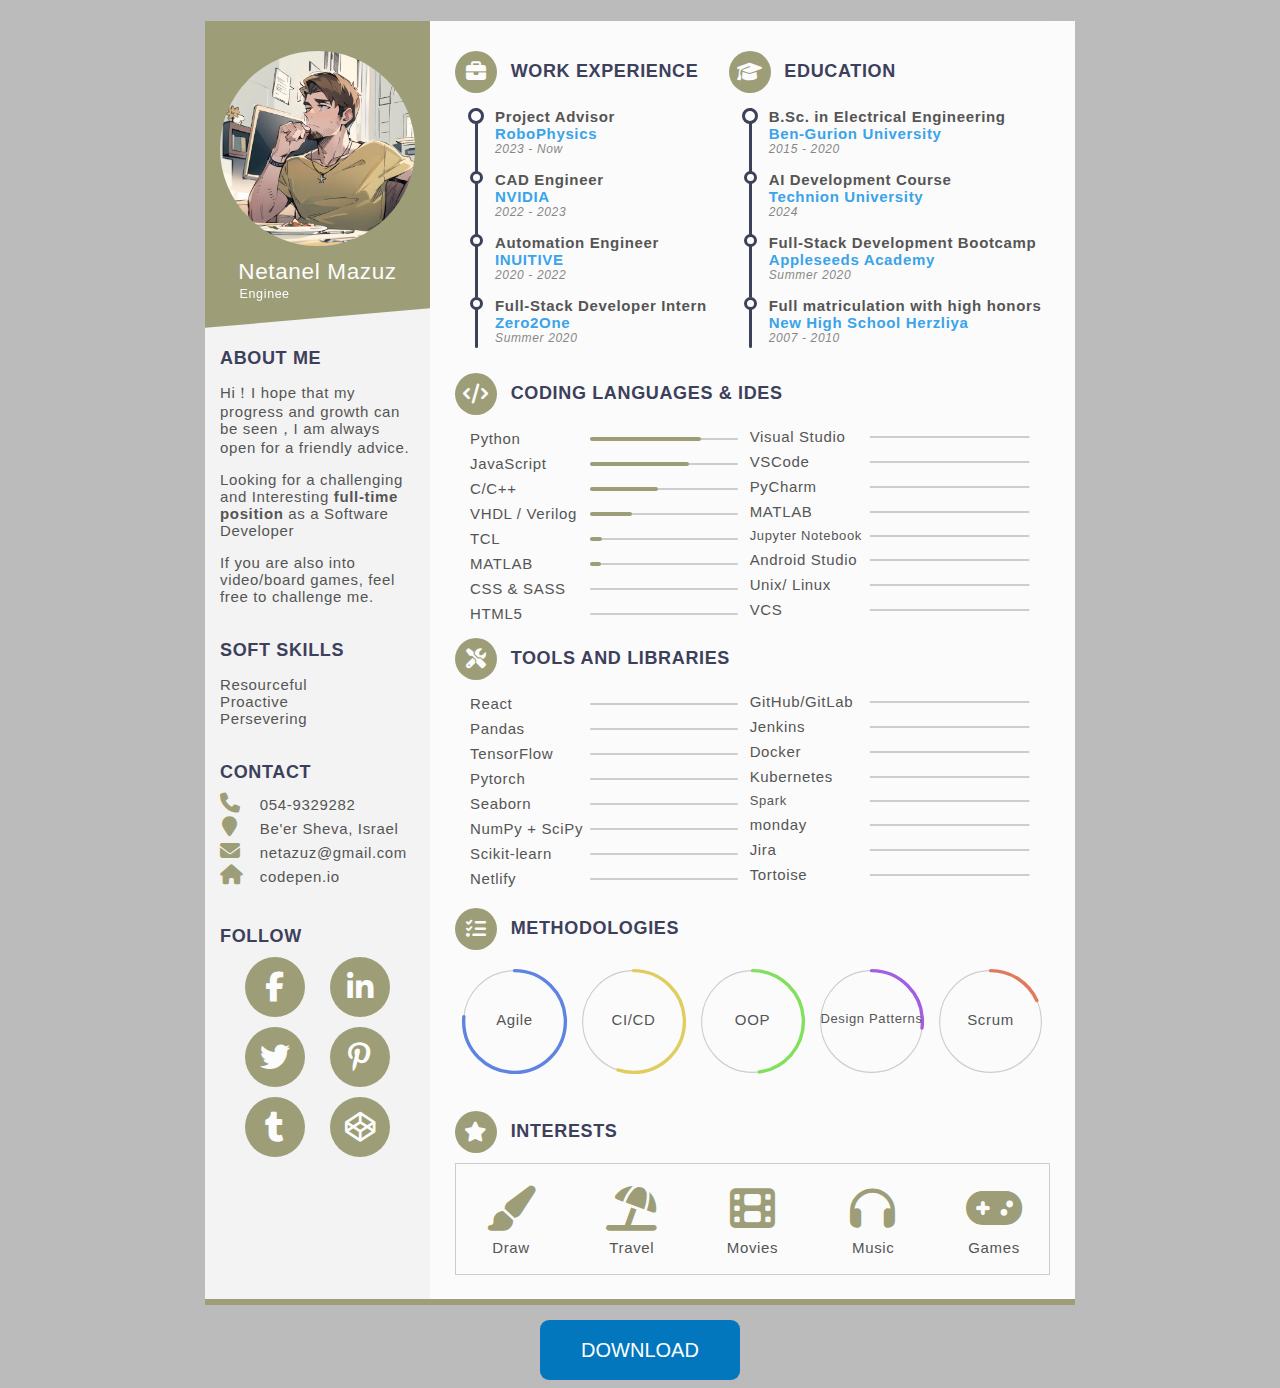
<file: index.html>
<!DOCTYPE html>
<html lang="en">
  <head>
    <meta charset="UTF-8">
    <meta name="viewport" content="width=device-width, initial-scale=1.0">
    <link rel="stylesheet" href="resume.css">
    <link rel="stylesheet" href="https://cdnjs.cloudflare.com/ajax/libs/font-awesome/6.2.1/css/all.min.css" />
    <title>Netanel Resume</title>
  </head>
  <body>
    <div class="resume">
      <div class="base">
        <div class="profile">
          <div class="photo">
            <img src="assets/profile.jpg" alt="Profile">
          </div>
          <div class="info">
            <h4 class="name">Netanel Mazuz</h4>
            <small class="job text">
              <div>
                <p>
                  <span class="word">Developer</span>
                  <span class="word">Engineer</span>
                  <span class="word">Teacher</span>
                </p>
              </div>
            </small>
          </div>
        </div>

        <div class="about">
          <h3>About me</h3>
          <p>Hi！I hope that my progress and growth can be seen，I am always open for a friendly advice.</p>
          <p>Looking for a challenging and Interesting <strong>full-time position</strong> as a Software Developer</p>
          <p class="small-talk">If you are also into video/board games, feel free to challenge me.</p>
        </div>

        <div class="about">
          <h3>Soft skills</h3>
          <ul>
            <li>Resourceful</li>
            <li>Proactive</li>
            <li>Persevering</li>
          </ul>
        </div>
        
        <div class="contact">
          <h3>Contact</h3>
          <div class="call">
            <i class="fa-solid fa-phone"></i>
            <span>054-9329282</span>
          </div>
          <div class="address">
            <i class="fa fa-map-marker"></i>
            <span>Be'er Sheva, Israel</span>
          </div>
          <div class="email">
            <i class="fa fa-envelope"></i>
            <span>netazuz@gmail.com</span>
          </div>
          <div class="website">
            <a href="https://codepen.io/codepro-art" target="_blank">
              <i class="fa fa-home"></i>
              <span>codepen.io</span>
            </a>
          </div>
        </div><br>


        <div class="follow">
          <h3>Follow</h3>
          <div class="box">
            <a href="https://www.facebook.com/netazuz/">
              <i class="fa-brands fa-facebook-f"></i>
            </a>
            <a href="https://www.linkedin.com/in/netanel-mazuz/">
              <i class="fa-brands fa-linkedin-in"></i>
            </a>
            <a href="https://twitter.com/netazuz">
              <i class="fa-brands fa-twitter"></i>
            </a>
            <a href="https://www.pinterest.com/netazuz/">
              <i class="fa-brands fa-pinterest-p"></i>
            </a>
            <a href="https://www.pinterest.com/netazuz/">
              <i class="fa-brands fa-tumblr"></i>
            </a>
            <a href="https://codepen.io/codepro-art/" target="_blank">
              <i class="fa-brands fa-codepen"></i>
            </a>
          </div>
        </div>

      </div>

      <div class="func">
        <div class="work">
          <h3>
            <i class="fa fa-briefcase"></i> Work Experience
          </h3>
          <ul>
            <li>
              <span>
                <span class="job-title">
                  Project Advisor
                </span>
                <br>
                <span class="company">
                  RoboPhysics
                </span>
              </span>
              <small class="years"> 2023 - Now</small>
            </li>
            <li>
              <span> 
                <span class="job-title">
                  CAD Engineer
                </span>
                <br>
                <span class="company">
                  NVIDIA
                </span>
              </span>
              <small class="years"> 2022 - 2023</small>
            </li>
            <li>
              <span class="job-title">
                Automation Engineer
              </span>
              <br>
              <span class="company">
                INUITIVE
              </span>
              <small class="years"> 2020 - 2022</small>
            </li>
            <li>
              <span class="job-title">Full-Stack Developer Intern</span>
              <br>
              <span class="company">
                Zero2One
              </span>
              <small class="years"> Summer 2020</small>
            </li>
          </ul>
        </div>

        <div class="edu">
          <h3>
            <i class="fa fa-graduation-cap"></i> Education
          </h3>
          <ul>
            <li>
              <span class="job-title">B.Sc. in Electrical Engineering</span>
              <div class="company">Ben-Gurion University</div>
              <small class="years"> 2015 - 2020</small>
            </li>
            <li>
              <span class="job-title">AI Development Course</span>
              <div class="company">Technion University</div>
              <small class="years"> 2024</small>
            </li>
            <li>
              <span class="job-title">Full-Stack Development Bootcamp</span>
              <div class="company">Appleseeds Academy</div>
              <small class="years"> Summer 2020</small>
            </li>
            <li>
              <span class="job-title">Full matriculation with high honors</span>
              <div class="company">New High School Herzliya</div>
              <small class="years"> 2007 - 2010</small>
            </li>
          </ul>
        </div>

        <div class="skills-prog">
            <h3><i class="fa-solid fa-code"></i> Coding Languages & Ides</h3>
            <ul class="languages">
                <li data-percent="92">
                  <span>Python</span>
                  <div class="skills-bar">
                      <div class="bar"></div>
                  </div>
                </li>
                <li data-percent="96">
                <span>JavaScript</span>
                <div class="skills-bar">
                    <div class="bar"></div>
                </div>
                </li>
                <li data-percent="84">
                <span>C/C++</span>
                <div class="skills-bar">
                    <div class="bar"></div>
                </div>
                </li>
                <li data-percent="72">
                <span>VHDL / Verilog</span>
                <div class="skills-bar">
                    <div class="bar"></div>
                </div>
                </li>
                <li data-percent="33">
                <span>TCL</span>
                <div class="skills-bar">
                    <div class="bar"></div>
                </div>
                </li>
                <li data-percent="92">
                <span>MATLAB</span>
                <div class="skills-bar">
                    <div class="bar"></div>
                </div>
                </li>
                <li data-percent="62">
                <span>CSS & SASS</span>
                <div class="skills-bar">
                    <div class="bar"></div>
                </div>
                </li>
                <li data-percent="60">
                <span>HTML5</span>
                <div class="skills-bar">
                    <div class="bar"></div>
                </div>
                </li>
            </ul>
            <ul class="methodologies">
                <li data-percent="92">
                <span>Visual Studio</span>
                <div class="skills-bar">
                    <div class="bar"></div>
                </div>
                </li>
                <li data-percent="96">
                <span>VSCode</span>
                <div class="skills-bar">
                    <div class="bar"></div>
                </div>
                </li>
                <li data-percent="84">
                <span>PyCharm</span>
                <div class="skills-bar">
                    <div class="bar"></div>
                </div>
                </li>
                <li data-percent="65">
                <span>MATLAB</span>
                <div class="skills-bar">
                    <div class="bar"></div>
                </div>
                </li>
                <li data-percent="35">
                  <!-- class="longer" -->
                <span class="longer">Jupyter Notebook</span>
                <div class="skills-bar">
                    <div class="bar"></div>
                </div>
                </li>
                <li data-percent="12">
                <span>Android Studio</span>
                <div class="skills-bar">
                    <div class="bar"></div>
                </div>
                </li>
                <li data-percent="83">
                <span>Unix/ Linux</span>
                <div class="skills-bar">
                    <div class="bar"></div>
                </div>
                </li>
                <li data-percent="76">
                <span>VCS</span>
                <div class="skills-bar">
                    <div class="bar"></div>
                </div>
                </li>
            </ul>
        </div>

        <div class="skills-prog">
          <h3><i class="fa-solid fa-tools"></i> Tools and libraries </h3>
          <ul class="languages">
              <li data-percent="92">
              <span>React</span>
              <div class="skills-bar">
                  <div class="bar"></div>
              </div>
              </li>
              <li data-percent="96">
              <span>Pandas</span>
              <div class="skills-bar">
                  <div class="bar"></div>
              </div>
              </li>
              <li data-percent="84">
              <span>TensorFlow</span>
              <div class="skills-bar">
                  <div class="bar"></div>
              </div>
              </li>
              <li data-percent="72">
              <span>Pytorch</span>
              <div class="skills-bar">
                  <div class="bar"></div>
              </div>
              </li>
              <li data-percent="33">
              <span>Seaborn</span>
              <div class="skills-bar">
                  <div class="bar"></div>
              </div>
              </li>
              <li data-percent="92">
              <span>NumPy + SciPy</span>
              <div class="skills-bar">
                  <div class="bar"></div>
              </div>
              </li>
              <li data-percent="62">
              <span>Scikit-learn</span>
              <div class="skills-bar">
                  <div class="bar"></div>
              </div>
              </li>
              <li data-percent="60">
              <span>Netlify</span>
              <div class="skills-bar">
                  <div class="bar"></div>
              </div>
              </li>
          </ul>
          <ul class="methodologies">
              <li data-percent="92">
              <span>GitHub/GitLab</span>
              <div class="skills-bar">
                  <div class="bar"></div>
              </div>
              </li>
              <li data-percent="96">
              <span>Jenkins</span>
              <div class="skills-bar">
                  <div class="bar"></div>
              </div>
              </li>
              <li data-percent="84">
              <span>Docker</span>
              <div class="skills-bar">
                  <div class="bar"></div>
              </div>
              </li>
              <li data-percent="65">
              <span>Kubernetes</span>
              <div class="skills-bar">
                  <div class="bar"></div>
              </div>
              </li>
              <li data-percent="35">
              <span class="longer">Spark</span>
              <div class="skills-bar">
                  <div class="bar"></div>
              </div>
              </li>
              <li data-percent="12">
              <span>monday</span>
              <div class="skills-bar">
                  <div class="bar"></div>
              </div>
              </li>
              <li data-percent="83">
              <span>Jira</span>
              <div class="skills-bar">
                  <div class="bar"></div>
              </div>
              </li>
              <li data-percent="76">
              <span>Tortoise</span>
              <div class="skills-bar">
                  <div class="bar"></div>
              </div>
              </li>
          </ul>
        </div>

        <div class="skills-soft">
          <h3>
            <i class="fa fa-tasks"></i> methodologies
          </h3>
          <ul>
            <li data-percent="94">
              <svg viewBox="0 0 100 100">
                <circle cx="50" cy="50" r="45"></circle>
                <circle class="cbar" cx="50" cy="50" r="45" style="--circle-color: #5f83e0;"></circle>
              </svg>
              <span>Agile</span>
              <!-- <small></small> -->
            </li>
            <li data-percent="80">
              <svg viewBox="0 0 100 100">
                <circle cx="50" cy="50" r="45"></circle>
                <circle class="cbar" cx="50" cy="50" r="45" style="--circle-color: #e0cd5f;"></circle>
              </svg>
              <span>CI/CD</span>
              <!-- <small></small> -->
            </li>
            <li data-percent="89">
              <svg viewBox="0 0 100 100">
                <circle cx="50" cy="50" r="45"></circle>
                <circle class="cbar" cx="50" cy="50" r="45" style="--circle-color: #83e05f;"></circle>
              </svg>
              <span>OOP</span>
              <!-- <small></small> -->
            </li>
            <li data-percent="70">
              <svg viewBox="0 0 100 100">
                <circle cx="50" cy="50" r="45"></circle>
                <circle class="cbar" cx="50" cy="50" r="45" style="--circle-color: #a25fe0;"></circle>
              </svg>
              <span style="font-size: small;">Design Patterns</span>
              <!-- <small></small> -->
            </li>
            <li data-percent="77">
                <svg viewBox="0 0 100 100">
                  <circle cx="50" cy="50" r="45"></circle>
                  <circle class="cbar" cx="50" cy="50" r="45" style="--circle-color: #e07a5f;"></circle>
                </svg>
                <span>Scrum</span>
                <!-- <small></small> -->
              </li>
          </ul>
        </div>

        <div class="interests">
          <h3>
            <i class="fa fa-star"></i> Interests
          </h3>
          <div class="interests-items">
            <div class="draw">
              <i class="fa fa-paint-brush" style="--color: #f4d50c;"></i>
              <span>Draw</span>
            </div>
            <div class="travel">
              <i class="fa-solid fa-umbrella-beach" style="--color: #5f83e0;"></i>
              <span>Travel</span>
            </div>
            <div class="movie">
              <i class="fa fa-film" style="--color: #10204a;"></i>
              <span>Movies</span>
            </div>
            <div class="music">
              <i class="fa fa-headphones" style="--color: #90efce;"></i>
              <span>Music</span>
            </div>
            <div class="game">
              <i class="fa fa-gamepad" style="--color: #eb4337;"></i>
              <span>Games</span>
            </div>
          </div>
        </div>

      </div>

    </div>

    <button class="btn-2 pulse btn">
        <span>download</span>
        <div>
            <svg xmlns='http://www.w3.org/2000/svg' viewBox='0 0 426.67 426.67'>
            <path style="fill:white;" d='M153.504,366.839c-8.657,0-17.323-3.302-23.927-9.911L9.914,237.265  c-13.218-13.218-13.218-34.645,0-47.863c13.218-13.218,34.645-13.218,47.863,0l95.727,95.727l215.39-215.386  c13.218-13.214,34.65-13.218,47.859,0c13.222,13.218,13.222,34.65,0,47.863L177.436,356.928  C170.827,363.533,162.165,366.839,153.504,366.839z'>
            </path>
            </svg>
        </div>    
    </button>

    <script src="https://code.jquery.com/jquery-3.6.0.min.js"></script>
    <script type="module" src="resume.js"></script>
  </body>
</html>
</file>
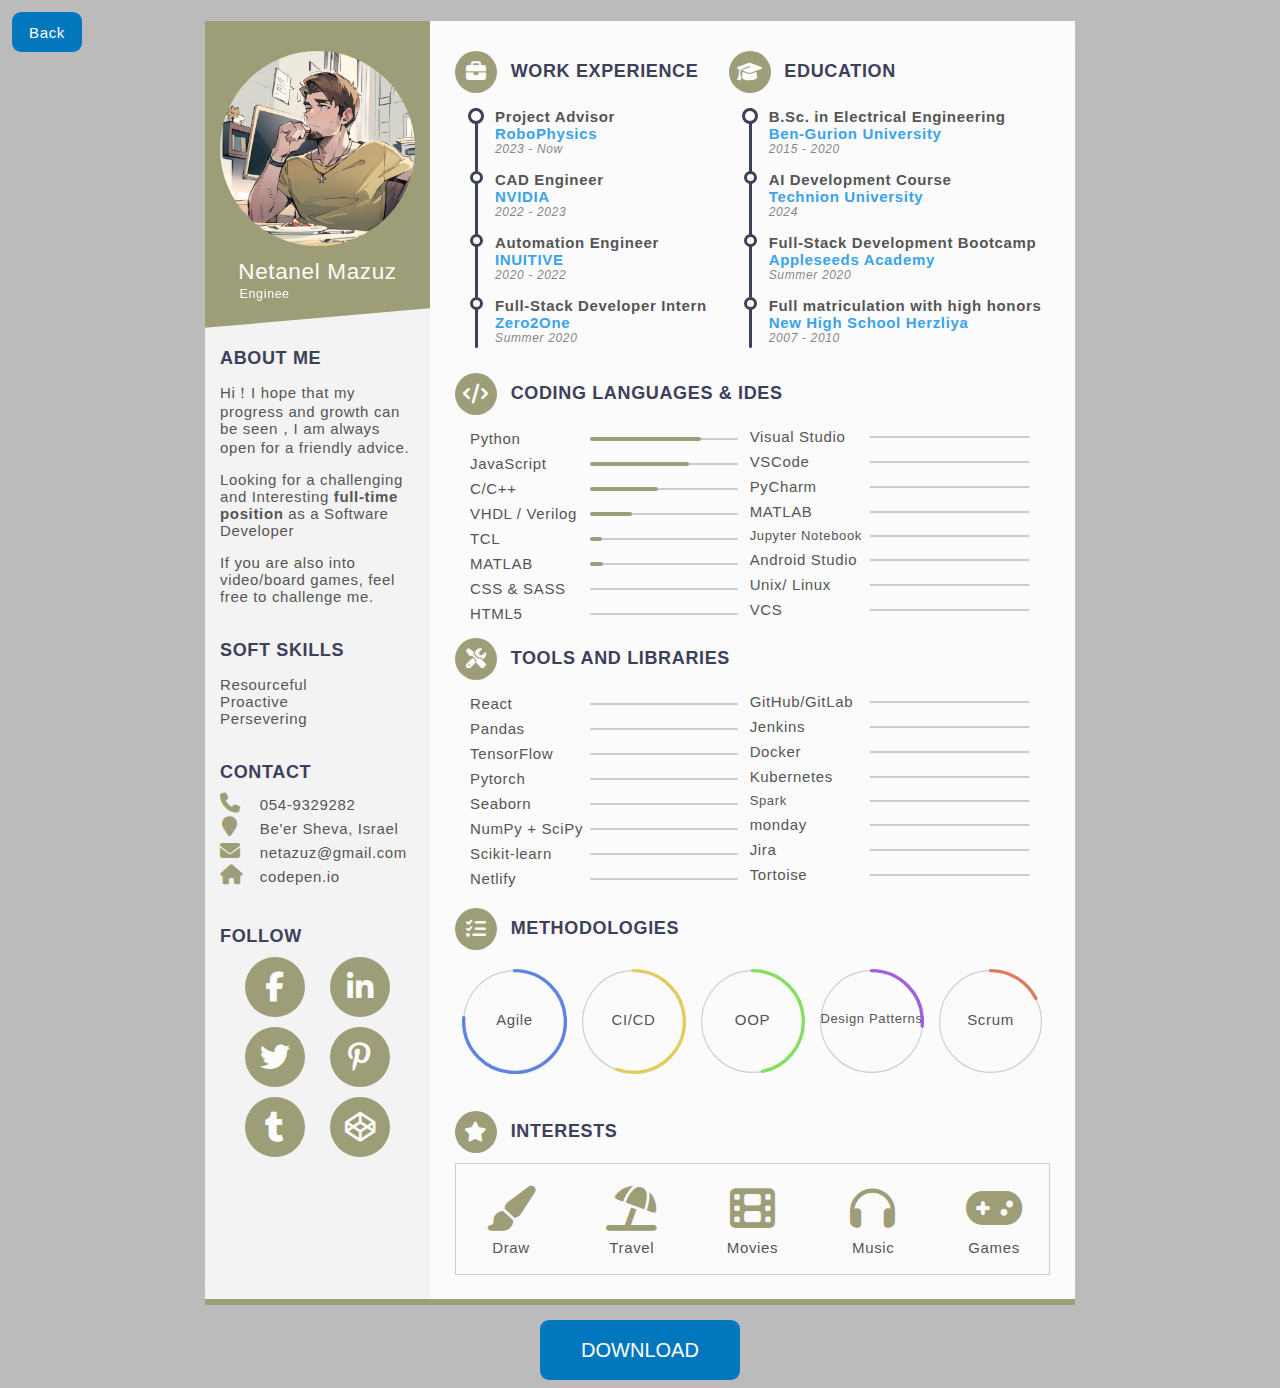
<file: resume.html>
<!DOCTYPE html>
<html lang="en">
  <head>
    <meta charset="UTF-8">
    <meta name="viewport" content="width=device-width, initial-scale=1.0">
    <link rel="stylesheet" href="resume.css">
    <link rel="stylesheet" href="https://cdnjs.cloudflare.com/ajax/libs/font-awesome/6.2.1/css/all.min.css" />
    <title>Netanel Resume</title>
  </head>
  <body>
    <a href="index.html" class="btn-back" onclick="backToPortfolio()">Back</a>
    <div class="resume">
      <div class="base">
        <div class="profile">
          <div class="photo">
            <img src="assets/profile.jpg" alt="Profile">
          </div>
          <div class="info">
            <h4 class="name">Netanel Mazuz</h4>
            <small class="job text">
              <div>
                <p>
                  <span class="word">Developer</span>
                  <span class="word">Engineer</span>
                  <span class="word">Teacher</span>
                </p>
              </div>
            </small>
          </div>
        </div>

        <div class="about">
          <h3>About me</h3>
          <p>Hi！I hope that my progress and growth can be seen，I am always open for a friendly advice.</p>
          <p>Looking for a challenging and Interesting <strong>full-time position</strong> as a Software Developer</p>
          <p class="small-talk">If you are also into video/board games, feel free to challenge me.</p>
        </div>

        <div class="about">
          <h3>Soft skills</h3>
          <ul>
            <li>Resourceful</li>
            <li>Proactive</li>
            <li>Persevering</li>
          </ul>
        </div>
        
        <div class="contact">
          <h3>Contact</h3>
          <div class="call">
            <i class="fa-solid fa-phone"></i>
            <span>054-9329282</span>
          </div>
          <div class="address">
            <i class="fa fa-map-marker"></i>
            <span>Be'er Sheva, Israel</span>
          </div>
          <div class="email">
            <i class="fa fa-envelope"></i>
            <span>netazuz@gmail.com</span>
          </div>
          <div class="website">
            <a href="https://codepen.io/codepro-art" target="_blank">
              <i class="fa fa-home"></i>
              <span>codepen.io</span>
            </a>
          </div>
        </div><br>


        <div class="follow">
          <h3>Follow</h3>
          <div class="box">
            <a href="https://www.facebook.com/netazuz/">
              <i class="fa-brands fa-facebook-f"></i>
            </a>
            <a href="https://www.linkedin.com/in/netanel-mazuz/">
              <i class="fa-brands fa-linkedin-in"></i>
            </a>
            <a href="https://twitter.com/netazuz">
              <i class="fa-brands fa-twitter"></i>
            </a>
            <a href="https://www.pinterest.com/netazuz/">
              <i class="fa-brands fa-pinterest-p"></i>
            </a>
            <a href="https://www.pinterest.com/netazuz/">
              <i class="fa-brands fa-tumblr"></i>
            </a>
            <a href="https://codepen.io/codepro-art/" target="_blank">
              <i class="fa-brands fa-codepen"></i>
            </a>
          </div>
        </div>

      </div>

      <div class="func">
        <div class="work">
          <h3>
            <i class="fa fa-briefcase"></i> Work Experience
          </h3>
          <ul>
            <li>
              <span>
                <span class="job-title">
                  Project Advisor
                </span>
                <br>
                <span class="company">
                  RoboPhysics
                </span>
              </span>
              <small class="years"> 2023 - Now</small>
            </li>
            <li>
              <span> 
                <span class="job-title">
                  CAD Engineer
                </span>
                <br>
                <span class="company">
                  NVIDIA
                </span>
              </span>
              <small class="years"> 2022 - 2023</small>
            </li>
            <li>
              <span class="job-title">
                Automation Engineer
              </span>
              <br>
              <span class="company">
                INUITIVE
              </span>
              <small class="years"> 2020 - 2022</small>
            </li>
            <li>
              <span class="job-title">Full-Stack Developer Intern</span>
              <br>
              <span class="company">
                Zero2One
              </span>
              <small class="years"> Summer 2020</small>
            </li>
          </ul>
        </div>

        <div class="edu">
          <h3>
            <i class="fa fa-graduation-cap"></i> Education
          </h3>
          <ul>
            <li>
              <span class="job-title">B.Sc. in Electrical Engineering</span>
              <div class="company">Ben-Gurion University</div>
              <small class="years"> 2015 - 2020</small>
            </li>
            <li>
              <span class="job-title">AI Development Course</span>
              <div class="company">Technion University</div>
              <small class="years"> 2024</small>
            </li>
            <li>
              <span class="job-title">Full-Stack Development Bootcamp</span>
              <div class="company">Appleseeds Academy</div>
              <small class="years"> Summer 2020</small>
            </li>
            <li>
              <span class="job-title">Full matriculation with high honors</span>
              <div class="company">New High School Herzliya</div>
              <small class="years"> 2007 - 2010</small>
            </li>
          </ul>
        </div>

        <div class="skills-prog">
            <h3><i class="fa-solid fa-code"></i> Coding Languages & Ides</h3>
            <ul class="languages">
                <li data-percent="92">
                  <span>Python</span>
                  <div class="skills-bar">
                      <div class="bar"></div>
                  </div>
                </li>
                <li data-percent="96">
                <span>JavaScript</span>
                <div class="skills-bar">
                    <div class="bar"></div>
                </div>
                </li>
                <li data-percent="84">
                <span>C/C++</span>
                <div class="skills-bar">
                    <div class="bar"></div>
                </div>
                </li>
                <li data-percent="72">
                <span>VHDL / Verilog</span>
                <div class="skills-bar">
                    <div class="bar"></div>
                </div>
                </li>
                <li data-percent="33">
                <span>TCL</span>
                <div class="skills-bar">
                    <div class="bar"></div>
                </div>
                </li>
                <li data-percent="92">
                <span>MATLAB</span>
                <div class="skills-bar">
                    <div class="bar"></div>
                </div>
                </li>
                <li data-percent="62">
                <span>CSS & SASS</span>
                <div class="skills-bar">
                    <div class="bar"></div>
                </div>
                </li>
                <li data-percent="60">
                <span>HTML5</span>
                <div class="skills-bar">
                    <div class="bar"></div>
                </div>
                </li>
            </ul>
            <ul class="methodologies">
                <li data-percent="92">
                <span>Visual Studio</span>
                <div class="skills-bar">
                    <div class="bar"></div>
                </div>
                </li>
                <li data-percent="96">
                <span>VSCode</span>
                <div class="skills-bar">
                    <div class="bar"></div>
                </div>
                </li>
                <li data-percent="84">
                <span>PyCharm</span>
                <div class="skills-bar">
                    <div class="bar"></div>
                </div>
                </li>
                <li data-percent="65">
                <span>MATLAB</span>
                <div class="skills-bar">
                    <div class="bar"></div>
                </div>
                </li>
                <li data-percent="35">
                  <!-- class="longer" -->
                <span class="longer">Jupyter Notebook</span>
                <div class="skills-bar">
                    <div class="bar"></div>
                </div>
                </li>
                <li data-percent="12">
                <span>Android Studio</span>
                <div class="skills-bar">
                    <div class="bar"></div>
                </div>
                </li>
                <li data-percent="83">
                <span>Unix/ Linux</span>
                <div class="skills-bar">
                    <div class="bar"></div>
                </div>
                </li>
                <li data-percent="76">
                <span>VCS</span>
                <div class="skills-bar">
                    <div class="bar"></div>
                </div>
                </li>
            </ul>
        </div>

        <div class="skills-prog">
          <h3><i class="fa-solid fa-tools"></i> Tools and libraries </h3>
          <ul class="languages">
              <li data-percent="92">
              <span>React</span>
              <div class="skills-bar">
                  <div class="bar"></div>
              </div>
              </li>
              <li data-percent="96">
              <span>Pandas</span>
              <div class="skills-bar">
                  <div class="bar"></div>
              </div>
              </li>
              <li data-percent="84">
              <span>TensorFlow</span>
              <div class="skills-bar">
                  <div class="bar"></div>
              </div>
              </li>
              <li data-percent="72">
              <span>Pytorch</span>
              <div class="skills-bar">
                  <div class="bar"></div>
              </div>
              </li>
              <li data-percent="33">
              <span>Seaborn</span>
              <div class="skills-bar">
                  <div class="bar"></div>
              </div>
              </li>
              <li data-percent="92">
              <span>NumPy + SciPy</span>
              <div class="skills-bar">
                  <div class="bar"></div>
              </div>
              </li>
              <li data-percent="62">
              <span>Scikit-learn</span>
              <div class="skills-bar">
                  <div class="bar"></div>
              </div>
              </li>
              <li data-percent="60">
              <span>Netlify</span>
              <div class="skills-bar">
                  <div class="bar"></div>
              </div>
              </li>
          </ul>
          <ul class="methodologies">
              <li data-percent="92">
              <span>GitHub/GitLab</span>
              <div class="skills-bar">
                  <div class="bar"></div>
              </div>
              </li>
              <li data-percent="96">
              <span>Jenkins</span>
              <div class="skills-bar">
                  <div class="bar"></div>
              </div>
              </li>
              <li data-percent="84">
              <span>Docker</span>
              <div class="skills-bar">
                  <div class="bar"></div>
              </div>
              </li>
              <li data-percent="65">
              <span>Kubernetes</span>
              <div class="skills-bar">
                  <div class="bar"></div>
              </div>
              </li>
              <li data-percent="35">
              <span class="longer">Spark</span>
              <div class="skills-bar">
                  <div class="bar"></div>
              </div>
              </li>
              <li data-percent="12">
              <span>monday</span>
              <div class="skills-bar">
                  <div class="bar"></div>
              </div>
              </li>
              <li data-percent="83">
              <span>Jira</span>
              <div class="skills-bar">
                  <div class="bar"></div>
              </div>
              </li>
              <li data-percent="76">
              <span>Tortoise</span>
              <div class="skills-bar">
                  <div class="bar"></div>
              </div>
              </li>
          </ul>
        </div>

        <div class="skills-soft">
          <h3>
            <i class="fa fa-tasks"></i> methodologies
          </h3>
          <ul>
            <li data-percent="94">
              <svg viewBox="0 0 100 100">
                <circle cx="50" cy="50" r="45"></circle>
                <circle class="cbar" cx="50" cy="50" r="45" style="--circle-color: #5f83e0;"></circle>
              </svg>
              <span>Agile</span>
              <!-- <small></small> -->
            </li>
            <li data-percent="80">
              <svg viewBox="0 0 100 100">
                <circle cx="50" cy="50" r="45"></circle>
                <circle class="cbar" cx="50" cy="50" r="45" style="--circle-color: #e0cd5f;"></circle>
              </svg>
              <span>CI/CD</span>
              <!-- <small></small> -->
            </li>
            <li data-percent="89">
              <svg viewBox="0 0 100 100">
                <circle cx="50" cy="50" r="45"></circle>
                <circle class="cbar" cx="50" cy="50" r="45" style="--circle-color: #83e05f;"></circle>
              </svg>
              <span>OOP</span>
              <!-- <small></small> -->
            </li>
            <li data-percent="70">
              <svg viewBox="0 0 100 100">
                <circle cx="50" cy="50" r="45"></circle>
                <circle class="cbar" cx="50" cy="50" r="45" style="--circle-color: #a25fe0;"></circle>
              </svg>
              <span style="font-size: small;">Design Patterns</span>
              <!-- <small></small> -->
            </li>
            <li data-percent="77">
                <svg viewBox="0 0 100 100">
                  <circle cx="50" cy="50" r="45"></circle>
                  <circle class="cbar" cx="50" cy="50" r="45" style="--circle-color: #e07a5f;"></circle>
                </svg>
                <span>Scrum</span>
                <!-- <small></small> -->
              </li>
          </ul>
        </div>

        <div class="interests">
          <h3>
            <i class="fa fa-star"></i> Interests
          </h3>
          <div class="interests-items">
            <div class="draw">
              <i class="fa fa-paint-brush" style="--color: #f4d50c;"></i>
              <span>Draw</span>
            </div>
            <div class="travel">
              <i class="fa-solid fa-umbrella-beach" style="--color: #5f83e0;"></i>
              <span>Travel</span>
            </div>
            <div class="movie">
              <i class="fa fa-film" style="--color: #10204a;"></i>
              <span>Movies</span>
            </div>
            <div class="music">
              <i class="fa fa-headphones" style="--color: #90efce;"></i>
              <span>Music</span>
            </div>
            <div class="game">
              <i class="fa fa-gamepad" style="--color: #eb4337;"></i>
              <span>Games</span>
            </div>
          </div>
        </div>

      </div>

    </div>

    <button class="btn-2 pulse btn">
        <span>download</span>
        <div>
            <svg xmlns='http://www.w3.org/2000/svg' viewBox='0 0 426.67 426.67'>
            <path style="fill:white;" d='M153.504,366.839c-8.657,0-17.323-3.302-23.927-9.911L9.914,237.265  c-13.218-13.218-13.218-34.645,0-47.863c13.218-13.218,34.645-13.218,47.863,0l95.727,95.727l215.39-215.386  c13.218-13.214,34.65-13.218,47.859,0c13.222,13.218,13.222,34.65,0,47.863L177.436,356.928  C170.827,363.533,162.165,366.839,153.504,366.839z'>
            </path>
            </svg>
        </div>    
    </button>

    <script src="https://code.jquery.com/jquery-3.6.0.min.js"></script>
    <script type="module" src="resume.js"></script>
  </body>
</html>
</file>
<file: resume.css>
* {
  outline: none;
}
body, html {
  margin: 0;
  background: #eee;
  font-family: 'Ubuntu', sans-serif;
  letter-spacing: .65px;
  font-size: 15px;
  color: #555;
  background: #bbb;
  cursor: default;
}
a {
  text-decoration: none;
  color: #555;
  display: block;
  transition-duration: .3s;
}
ul {
  list-style-type: none;
  padding: 0;
}
h3 {
  color: #3d405b;
  margin: 10px 0;
  text-transform: uppercase;
  font-size: 18px;
}
.btn {
  background: #0277bd;
  overflow: hidden;
  border: none;
  width: 200px;
  height: 60px;
  border-radius: 9px;
  position: relative;
  left: 50%;
  transform: translateX(-50%) translateY(-10%);
  cursor: pointer;
}
.btn-back {
  position: absolute;
  background-color: #0277bd;
  width: 70px;
  height: 40px;
  border-radius: 9px;
  top: 0;
  left: 0;
  z-index: 5;
  transition: 0.5s;
  display: flex;
  justify-content: center;
  align-items: center;
  color: white;
  margin: 12px;
}
.btn-back:hover {
  background-color: #0399e4;
  animation: pulse .7s;
  box-shadow: 0 0 0 2em transparent;
}
.pulse:hover, .pulse:focus {
  animation: pulse .7s;
  box-shadow: 0 0 0 2em transparent;
}
@keyframes pulse {
  0% {
      box-shadow: 0 0 0 0 #0277bd;
 }
}
button span {
  text-transform: uppercase;
  font-family: 'Titillium Web', sans-serif;
  color: white;
  transition: 0.1s;
  font-size: 20px;
  position: fixed;
  transform: translateX(-50%) translateY(-50%);
  opacity: 1;
}
button:active {
  background: #0399e4;
}
button:active span {
  font-size: 23px;
}
.active .button {
  background: #0399e5 !important;
}
.active span {
  opacity: 0;
  transition: 0.7s;
  transition-delay: 0.9s;
  animation-timing-function: ease-out;
}
.active svg {
  width: 24px;
  margin: 18px auto;
  animation: icona;
  animation-iteration-count: 1;
  animation-duration: 1.4s;
  display: block;
  animation-timing-function: ease-out;
  opacity: 1;
}
@keyframes icona {
  0% {
      opacity: 0;
 }
  90% {
      opacity: 0;
      height: 15px;
      margin: 25px auto;
 }
  100% {
      opacity: 1;
      height: 25px;
 }
}
.active div {
  width: 200px;
  height: 60px;
  margin: -30px -6px;
  z-index: -1;
  position: absolute;
  background: #0399e5;
  animation: loading;
  animation-duration: 0.5s;
  animation-delay: 0.3s;
  animation-iteration-count: 1;
  animation-timing-function: cubic-bezier(1, 0.27, 0.52, 0.67);
}
@keyframes loading {
  0% {
      width: 0px;
      margin: -30px -6px;
 }
  10% {
      width: 10px;
 }
  20% {
      width: 30px;
 }
  100% {
      width: 200px;
      background: #0399e5;
      margin: -30px -6px;
 }
}
button svg {
  display: none;
}
.resume {
  width: 870px;
  background: #fbfbfb;
  margin: 20px auto;
  border: 1px solid #bbb;
  box-shadow: 0 0 20px -3px #bbb;
  position: relative;
  display: flex;
}
.resume::before {
  content: '';
  width: 100%;
  height: 6px;
  background: #9d9e78;
  position: absolute;
  bottom: 0;
  left: 0;
}
.resume::after {
  content: '';
  display: block;
  clear: both;
}
.resume .base, .resume .func {
  box-sizing: border-box;
  float: left;
}
.resume .base > div, .resume .func > div {
  padding-bottom: 10px;
}
.resume .base > div:last-of-type, .resume .func > div:last-of-type {
  padding-bottom: 0;
}
.resume .base {
  width: 225px;
  padding: 30px 15px;
  background: rgba(238, 238, 238, 0.6);
}
.resume .base .profile {
  background: #9d9e78;
  padding: 30px 15px 5px 15px;
  margin: -30px -15px 45px -15px;
  position: relative;
  z-index: 2;
}
.resume .base .profile::after {
  content: '';
  position: absolute;
  background: #9d9e78;
  width: 100%;
  height: 30px;
  bottom: -15px;
  left: 0;
  transform: skewY(-5deg);
  z-index: -1;
}
.resume .base .profile .photo img {
  width: 100%;
  border-radius: 50%;
}
.resume .base .profile .info {
  text-align: center;
  color: #fcfcfc;
}
.resume .base .profile .info .name {
  margin-top: 10px;
  margin-bottom: 0;
  font-size: 1.5em;
  font-weight: normal;
}
.resume .base .contact div {
  line-height: 24px;
}
.resume .base .contact div a:hover {
  color: #e07a5f;
}
.resume .base .contact div a:hover span::after {
  width: 100%;
}
.resume .base .contact div:hover i {
  color: #e07a5f;
}
.resume .base .contact div i {
  color: #9d9e78;
  height: 20px;
  width: 20px;
  font-size: 20px;
  text-align: center;
  margin-right: 15px;
  transition-duration: .3s;
}
.resume .base .contact div span {
  position: relative;
}
.resume .base .contact div span::after {
  content: '';
  position: absolute;
  background: #e07a5f;
  height: 1px;
  width: 0;
  bottom: 0;
  left: 0;
  transition-duration: .3s;
}
.resume .base .follow .box {
  text-align: center;
  vertical-align: middle;
}
.resume .base .follow .box a {
  display: inline-block;
  vertical-align: text-bottom;
}
.resume .base .follow .box a:hover i {
  background: #6c96cf;
  border-radius: 5px;
  transform: rotate(45deg) scale(0.8);
}
.resume .base .follow .box a:hover i::before {
  transform: rotate(-45deg) scale(1.5);
}
.resume .base .follow .box i {
  display: inline-block;
  font-size: 30px;
  background: #9d9e78;
  height: 60px;
  width: 60px;
  border-radius: 50%;
  line-height: 60px;
  color: #fcfcfc;
  margin: 0 10px 10px 10px;
  transition-duration: .3s;
}
.resume .base .follow .box i::before {
  transition-duration: .3s;
}
.resume .base .follow .box i.fa-brands::before {
  display: block;
}
.resume .func {
  width: 645px;
  padding: 30px 25px;
}
.resume .func:hover > div {
  transition-duration: .3s;
}
.resume .func:hover > div:hover h3 {
  letter-spacing: 1.6px;
}
.resume .func:hover > div:hover h3 i {
  transform: scale(1.2);
}
.resume .func:hover > div:not(:hover) {
  opacity: .5;
}
.resume .func h3 {
  transition-duration: .3s;
  margin-top: 0;
}
.resume .func h3 i {
  color: #fcfcfc;
  background: #9d9e78;
  height: 42px;
  width: 42px;
  font-size: 20px;
  line-height: 42px;
  border-radius: 50%;
  text-align: center;
  vertical-align: middle;
  margin-right: 8px;
  transition-duration: .3s;
}
.resume .func .work, .resume .func .edu {
  float: left;
}
.resume .func .work small, .resume .func .edu small {
  display: block;
  opacity: .7;
}
.resume .func .work ul li, .resume .func .edu ul li {
  position: relative;
  margin-left: 15px;
  padding-left: 25px;
  padding-bottom: 15px;
}
.resume .func .work ul li .job-title, .resume .func .edu ul li .job-title {
  font-weight: bold;
}
.resume .func .work ul li .company, .resume .func .edu ul li .company {
  font-weight: bold;
  color: #3aa3e9;
}
.resume .func .work ul li .years, .resume .func .edu ul li .years {
  font-style: italic;
  color: #555;
  font-size: 12px;
  opacity: .7;
}
.resume .func .work ul li:hover::before, .resume .func .edu ul li:hover::before {
  animation: circle 1.2s infinite;
}
.resume .func .work ul li:hover span, .resume .func .edu ul li:hover span {
  color: #e07a5f;
}
@keyframes circle {
  from {
      box-shadow: 0 0 0 0px #3d405b;
      background: black;
 }
  to {
      box-shadow: 0 0 0 6px rgba(61, 64, 91, 0);
      background: #e07a5f;
 }
}
.resume .func .work ul li:first-of-type::before, .resume .func .edu ul li:first-of-type::before {
  height: 10px;
  width: 10px;
  left: -2px;
}
.resume .func .work ul li:last-of-type, .resume .func .edu ul li:last-of-type {
  padding-bottom: 3px;
}
.resume .func .work ul li:last-of-type::after, .resume .func .edu ul li:last-of-type::after {
  border-radius: 1.5px;
}
.resume .func .work ul li::before, .resume .func .work ul li::after, .resume .func .edu ul li::before, .resume .func .edu ul li::after {
  content: '';
  display: block;
  position: absolute;
}
.resume .func .work ul li::before, .resume .func .edu ul li::before {
  height: 7px;
  width: 7px;
  border: 3px solid #3d405b;
  background: #fcfcfc;
  border-radius: 50%;
  left: 0;
  z-index: 1;
}
.resume .func .work ul li::after, .resume .func .edu ul li::after {
  height: 100%;
  width: 3px;
  background: #3d405b;
  left: 5px;
  top: 0;
}
.resume .func .work ul li span, .resume .func .edu ul li span {
  transition-duration: .3s;
}
.resume .func .work {
  width: 46%;
}
.resume .func .edu {
  width: 54%;
}
.resume .func .skills {
  display: flex;
}
.resume .func .skills-prog {
  height: 17rem;
  clear: both;
}
.resume .func .skills-prog .languages {
  position: relative;
  width: 45%;
}
.resume .func .skills-prog .languages .longer {
  font-size: 13px;
}
.resume .func .skills-prog .methodologies {
  position: relative;
  transform: translateX(100%) translateY(-110%);
  width: 47%;
}
.resume .func .skills-prog .methodologies .longer {
  font-size: 13px;
}
.resume .func .skills-prog ul {
  margin-left: 15px;
}
.resume .func .skills-prog ul li {
  margin-bottom: 8px;
  display: flex;
  align-items: center;
  transition-duration: .3s;
}
.resume .func .skills-prog ul li:hover {
  color: #e07a5f;
}
.resume .func .skills-prog ul li:hover .skills-bar .bar {
  background: #e07a5f;
  box-shadow: 0 0 0 1px #e07a5f;
}
.resume .func .skills-prog ul li span {
  display: block;
  width: 120px;
}
.resume .func .skills-prog ul li .skills-bar {
  background: #cdcdcd;
  height: 2px;
  width: calc(100% - 120px);
  position: relative;
  border-radius: 2px;
}
.resume .func .skills-prog ul li .bar {
  position: absolute;
  top: -1px;
  height: 4px;
  background: #9d9e78;
  box-shadow: 0 0 0 #9d9e78;
  border-radius: 5px;
}
.resume .func .skills-soft {
  padding-top: 5px;
  margin-bottom: 5px;
}
.resume .func .skills-soft ul {
  display: flex;
  justify-content: space-between;
  text-align: center;
}
.resume .func .skills-soft ul li {
  position: relative;
}
.resume .func .skills-soft ul li:hover svg .cbar {
  stroke: var(--circle-color);
  stroke-width: 4px;
}
.resume .func .skills-soft ul li:hover span, .resume .func .skills-soft ul li:hover small {
  transform: scale(1.2);
}
.resume .func .skills-soft ul li svg {
  width: 95%;
  fill: transparent;
  transform: rotate(-90deg);
}
.resume .func .skills-soft ul li svg circle {
  stroke-width: 1px;
  stroke: #cdcdcd;
}
.resume .func .skills-soft ul li svg .cbar {
  stroke-width: 3px;
  stroke: var(--circle-color);
  stroke-linecap: round;
}
.resume .func .skills-soft ul li span, .resume .func .skills-soft ul li small {
  position: absolute;
  display: block;
  width: 100%;
  top: 52%;
  transition-duration: .3s;
}
.resume .func .skills-soft ul li span {
  top: 40%;
}
.resume .func .interests-items {
  box-sizing: border-box;
  padding: 15px;
  width: 100%;
  border: 1px solid #cdcdcd;
  text-align: center;
  display: flex;
  justify-content: space-between;
}
.resume .func .interests-items div {
  display: inline-block;
  height: 80px;
  width: 80px;
}
.resume .func .interests-items div:hover i {
  transform: scale(1.2);
  color: var(--color);
}
.resume .func .interests-items div:hover span {
  color: #e07a5f;
  transition-duration: .3s;
}
.resume .func .interests-items div i {
  font-size: 45px;
  width: 60px;
  height: 60px;
  line-height: 60px;
  color: #9d9e78;
  transition-duration: .3s;
}
.resume .func .interests-items div span {
  display: block;
}
.word {
  top: 17.7rem;
  left: 2.3rem;
  position: absolute;
  opacity: 0;
}
.letter {
  display: inline-block;
  position: relative;
  transform: translateZ(25px);
  transform-origin: 50% 50% 25px;
}
.letter.out {
  transform: rotateX(90deg);
  transition: transform 0.32s cubic-bezier(0.55, 0.055, 0.675, 0.19);
}
.letter.behind {
  transform: rotateX(-90deg);
}
.letter.in {
  transform: rotateX(0deg);
  transition: transform 0.38s cubic-bezier(0.175, 0.885, 0.32, 1.275);
}
</file>
